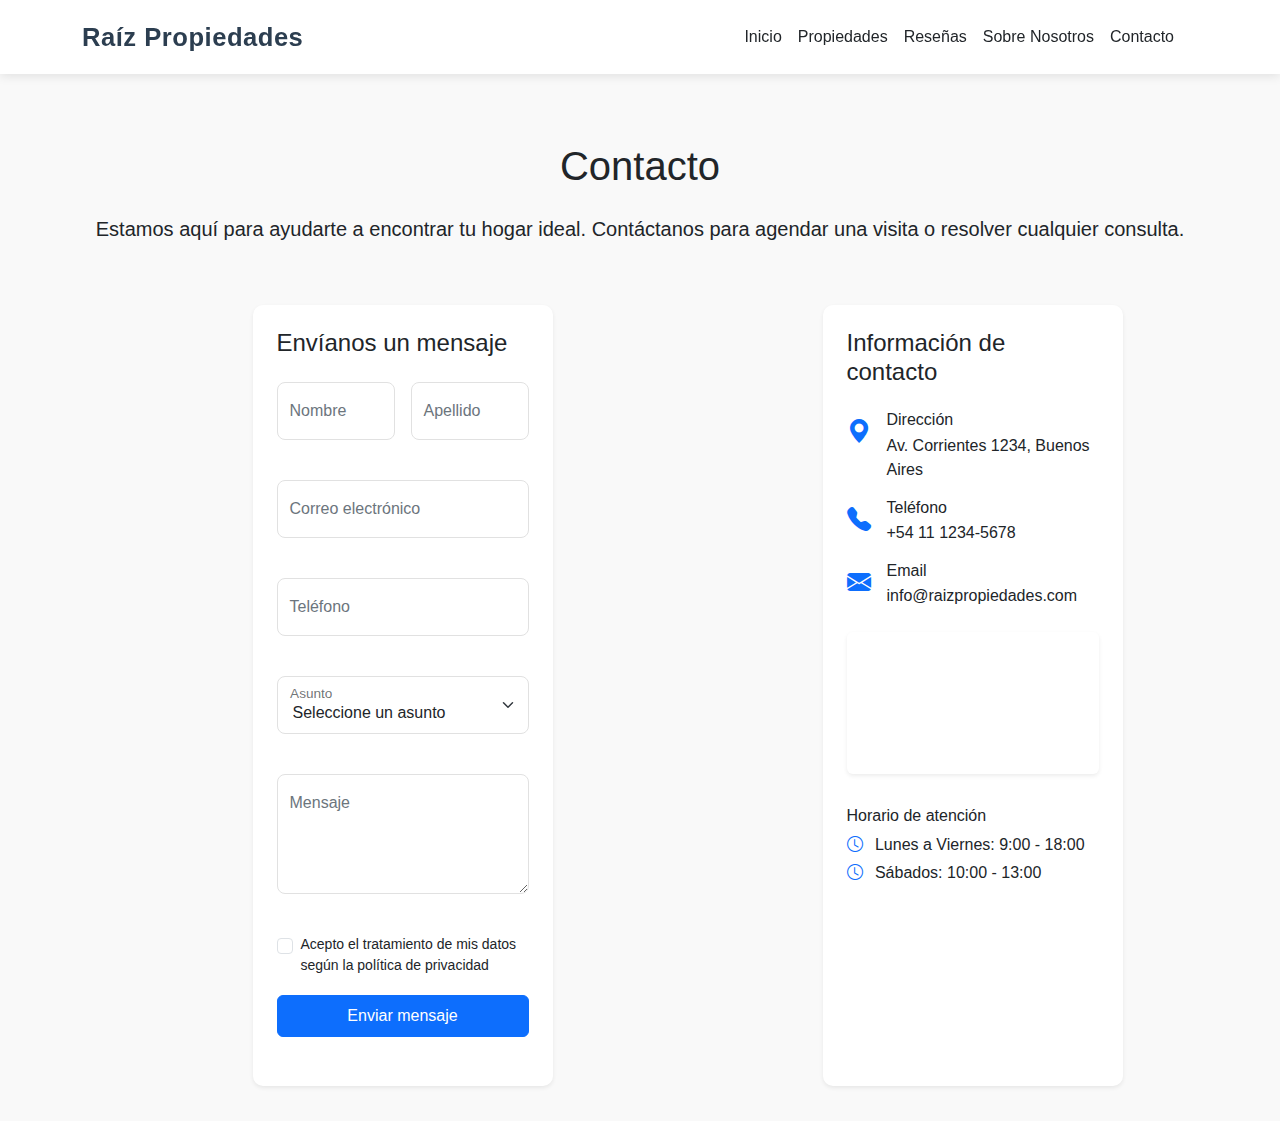
<file: pages/contacto.html>
<!DOCTYPE html>
<html lang="es">

<head>
    <meta charset="UTF-8">
    <meta name="viewport" content="width=device-width, initial-scale=1.0">
    <title>Raíz Propiedades - Contacto</title>
    <meta name="description"
        content="Raíz Propiedades - Contacta a nuestro equipo profesional. Encuentra tu hogar ideal en Buenos Aires con nuestro asesoramiento personalizado.">
    <meta name="keywords"
        content="propiedades, bienes raíces, Buenos Aires, compra, venta, alquiler, departamentos, casas, inmobiliaria">
    <link href="https://cdn.jsdelivr.net/npm/bootstrap@5.3.6/dist/css/bootstrap.min.css" rel="stylesheet">
    <link href="https://cdn.jsdelivr.net/npm/bootstrap-icons@1.10.5/font/bootstrap-icons.css" rel="stylesheet">
    <link rel="stylesheet" href="../styles/style.css">
</head>

<body>
    <nav class="navbar navbar-expand-lg fixed-top navbar-light">
        <div class="container">
            <a class="navbar-brand" href="../index.html">Raíz Propiedades</a>
            <button class="navbar-toggler" type="button" data-bs-toggle="offcanvas" data-bs-target="#offcanvasNavbar">
                <span class="navbar-toggler-icon"></span>
            </button>
            <div class="offcanvas offcanvas-end" tabindex="-1" id="offcanvasNavbar">
                <div class="offcanvas-header">
                    <h5 class="offcanvas-title">Raíz Propiedades</h5>
                    <button type="button" class="btn-close" data-bs-dismiss="offcanvas"></button>
                </div>
                <div class="offcanvas-body">
                    <ul class="navbar-nav justify-content-end flex-grow-1 pe-3">
                        <li class="nav-item"><a href="../index.html" class="nav-link">Inicio</a></li>
                        <li class="nav-item"><a class="nav-link" href="propiedades.html">Propiedades</a></li>
                        <li class="nav-item"><a class="nav-link" href="./resenas.html">Reseñas</a></li>
                        <li class="nav-item"><a class="nav-link" href="sobreNosotros.html">Sobre Nosotros</a></li>
                        <li class="nav-item"><a class="nav-link active" href="contacto.html">Contacto</a></li>
                    </ul>
                </div>
            </div>
        </div>
    </nav>

    <div class="container mt-5 pt-4 pb-5">
        <h1 class="text-center mb-4">Contacto</h1>
        <p class="text-center mb-5 lead">Estamos aquí para ayudarte a encontrar tu hogar ideal. Contáctanos para agendar
            una visita o resolver cualquier consulta.</p>

        <div class="row g-4">
            <div class="col-lg-7">
                <div class="card shadow-sm border-0 h-100">
                    <div class="card-body p-4">
                        <h2 class="h4 mb-4">Envíanos un mensaje</h2>
                        <form>
                            <div class="row g-3">
                                <div class="col-md-6">
                                    <div class="form-floating">
                                        <input type="text" class="form-control" id="name" placeholder="Nombre" required>
                                        <label for="name">Nombre</label>
                                    </div>
                                </div>
                                <div class="col-md-6">
                                    <div class="form-floating">
                                        <input type="text" class="form-control" id="lastname" placeholder="Apellido"
                                            required>
                                        <label for="lastname">Apellido</label>
                                    </div>
                                </div>
                                <div class="col-12">
                                    <div class="form-floating">
                                        <input type="email" class="form-control" id="email"
                                            placeholder="Correo electrónico" required>
                                        <label for="email">Correo electrónico</label>
                                    </div>
                                </div>
                                <div class="col-12">
                                    <div class="form-floating">
                                        <input type="tel" class="form-control" id="phone" placeholder="Teléfono">
                                        <label for="phone">Teléfono</label>
                                    </div>
                                </div>
                                <div class="col-12">
                                    <div class="form-floating">
                                        <select class="form-select" id="subject" required>
                                            <option value="" selected disabled>Seleccione un asunto</option>
                                            <option value="consulta">Consulta general</option>
                                            <option value="visita">Solicitud de visita</option>
                                            <option value="valoracion">Valoración de propiedad</option>
                                            <option value="otro">Otro</option>
                                        </select>
                                        <label for="subject">Asunto</label>
                                    </div>
                                </div>
                                <div class="col-12">
                                    <div class="form-floating">
                                        <textarea class="form-control" id="message" placeholder="Mensaje"
                                            style="height: 120px" required></textarea>
                                        <label for="message">Mensaje</label>
                                    </div>
                                </div>
                                <div class="col-12">
                                    <div class="form-check">
                                        <input class="form-check-input" type="checkbox" id="consent" required>
                                        <label class="form-check-label small" for="consent">
                                            Acepto el tratamiento de mis datos según la política de privacidad
                                        </label>
                                    </div>
                                </div>
                                <div class="col-12">
                                    <button type="submit" class="btn btn-primary w-100 py-2">Enviar mensaje</button>
                                </div>
                            </div>
                        </form>
                    </div>
                </div>
            </div>

            <div class="col-lg-5">
                <div class="card shadow-sm border-0 h-100">
                    <div class="card-body p-4">
                        <h2 class="h4 mb-4">Información de contacto</h2>
                        <div class="d-flex mb-3">
                            <i class="bi bi-geo-alt-fill text-primary me-3 mt-1 fs-4"></i>
                            <div>
                                <h3 class="h6 mb-1">Dirección</h3>
                                <p class="mb-0">Av. Corrientes 1234, Buenos Aires</p>
                            </div>
                        </div>
                        <div class="d-flex mb-3">
                            <i class="bi bi-telephone-fill text-primary me-3 mt-1 fs-4"></i>
                            <div>
                                <h3 class="h6 mb-1">Teléfono</h3>
                                <p class="mb-0">+54 11 1234-5678</p>
                            </div>
                        </div>
                        <div class="d-flex mb-4">
                            <i class="bi bi-envelope-fill text-primary me-3 mt-1 fs-4"></i>
                            <div>
                                <h3 class="h6 mb-1">Email</h3>
                                <p class="mb-0">info@raizpropiedades.com</p>
                            </div>
                        </div>

                        <div class="ratio ratio-16x9 rounded overflow-hidden shadow-sm mb-4">
                            <iframe
                                src="https://www.google.com/maps/embed?pb=!1m18!1m12!1m3!1d210146.68168877432!2d-58.573383207134555!3d-34.61574368899789!2m3!1f0!2f0!3f0!3m2!1i1024!2i768!4f13.1!3m3!1m2!1s0x95bcca3b4ef90cbd%3A0xa0b3812e88e88e87!2sBuenos%20Aires%2C%20CABA!5e0!3m2!1ses!2sar!4v1652800330507!5m2!1ses!2sar"
                                style="border:0;" allowfullscreen="" loading="lazy"></iframe>
                        </div>

                        <div class="mt-4 pt-2">
                            <h3 class="h6 mb-2">Horario de atención</h3>
                            <p class="mb-1"><i class="bi bi-clock text-primary me-2"></i> Lunes a Viernes: 9:00 - 18:00
                            </p>
                            <p class="mb-0"><i class="bi bi-clock text-primary me-2"></i> Sábados: 10:00 - 13:00</p>
                        </div>
                    </div>
                </div>
            </div>
        </div>
    </div>

    <script src="https://cdn.jsdelivr.net/npm/bootstrap@5.3.6/dist/js/bootstrap.bundle.min.js"></script>
</body>

</html>
</file>
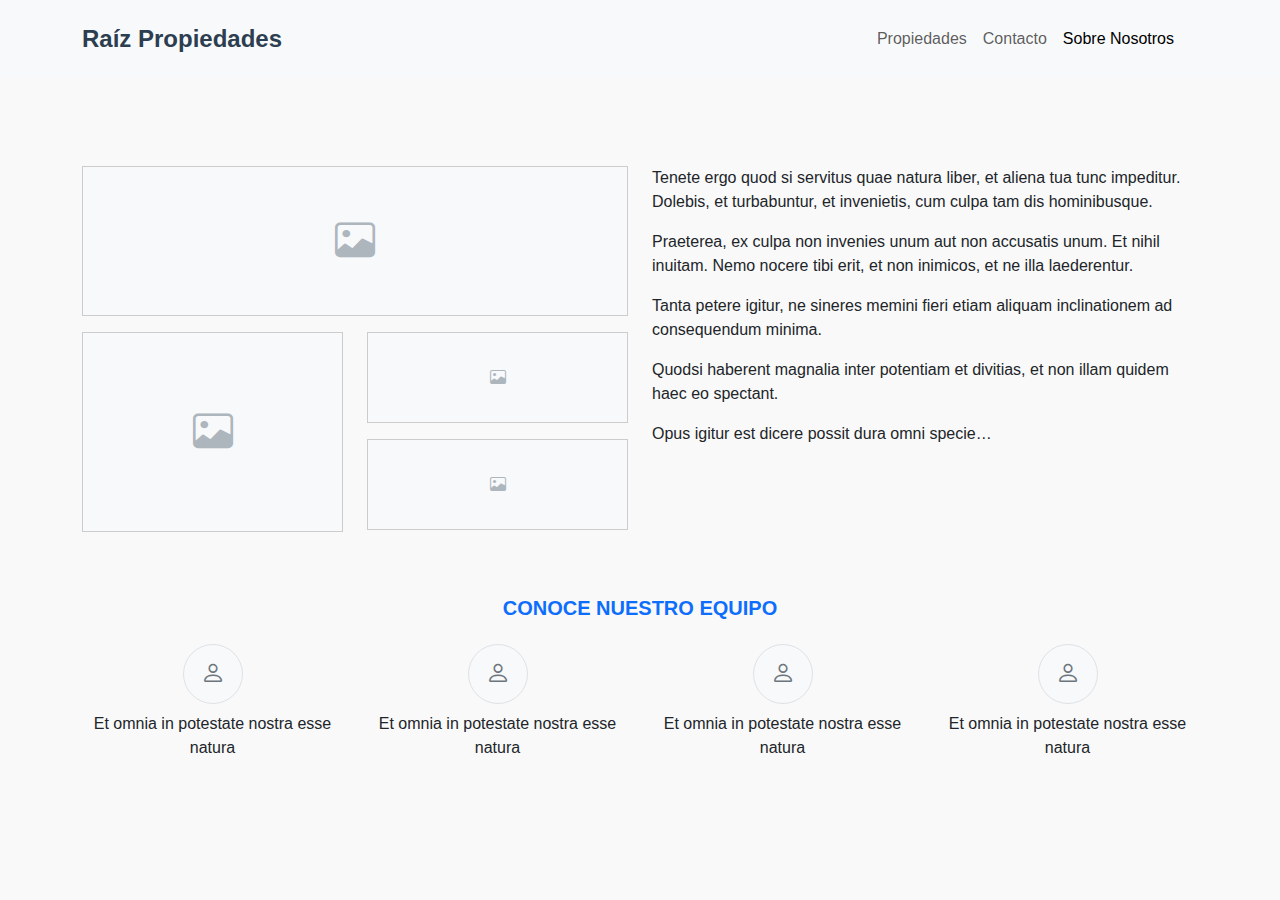
<file: curso - coderhouse/Proyecto_Inmobiliaria/pages/sobreNosotros.html>
<!DOCTYPE html>
<html lang="es">

<head>
    <meta charset="UTF-8">
    <meta name="viewport" content="width=device-width, initial-scale=1.0">
    <title>Raíz Propiedades - Sobre Nosotros</title>
    <link href="https://cdn.jsdelivr.net/npm/bootstrap@5.3.6/dist/css/bootstrap.min.css" rel="stylesheet">
    <link href="https://cdn.jsdelivr.net/npm/bootstrap-icons@1.10.5/font/bootstrap-icons.css" rel="stylesheet">
    <link rel="stylesheet" href="../styles/style.css">
</head>

<body>
    <nav class="navbar navbar-expand-lg fixed-top navbar-light bg-light">
        <div class="container">
            <a class="navbar-brand text-primary" href="../index.html">Raíz Propiedades</a>
            <button class="navbar-toggler" type="button" data-bs-toggle="offcanvas" data-bs-target="#offcanvasNavbar">
                <span class="navbar-toggler-icon"></span>
            </button>
            <div class="offcanvas offcanvas-end" tabindex="-1" id="offcanvasNavbar">
                <div class="offcanvas-header">
                    <h5 class="offcanvas-title">Raíz Propiedades</h5>
                    <button type="button" class="btn-close" data-bs-dismiss="offcanvas"></button>
                </div>
                <div class="offcanvas-body">
                    <ul class="navbar-nav justify-content-end flex-grow-1 pe-3">
                        <li class="nav-item"><a class="nav-link" href="./propiedades.html">Propiedades</a></li>
                        <li class="nav-item"><a class="nav-link" href="./contacto.html">Contacto</a></li>
                        <li class="nav-item"><a class="nav-link active" href="./sobreNosotros.html">Sobre Nosotros</a>
                        </li>
                    </ul>
                </div>
            </div>
        </div>
    </nav>

    <div class="container py-5 mt-5">
        <div class="row">
            <div class="col-md-6">
                <div class="img-placeholder img-medium mb-3">
                    <i class="bi bi-image fs-1"></i>
                </div>
                <div class="row">
                    <div class="col-6">
                        <div class="img-placeholder img-large mb-3">
                            <i class="bi bi-image fs-1"></i>
                        </div>
                    </div>
                    <div class="col-6">
                        <div class="img-placeholder img-small mb-3">
                            <i class="bi bi-image"></i>
                        </div>
                        <div class="img-placeholder img-small mb-3">
                            <i class="bi bi-image"></i>
                        </div>
                    </div>
                </div>
            </div>
            <div class="col-md-6">
                <p>Tenete ergo quod si servitus quae natura liber, et aliena tua tunc impeditur. Dolebis, et
                    turbabuntur, et invenietis, cum culpa tam dis hominibusque.</p>
                <p>Praeterea, ex culpa non invenies unum aut non accusatis unum. Et nihil inuitam. Nemo nocere tibi
                    erit, et non inimicos, et ne illa laederentur.</p>
                <p>Tanta petere igitur, ne sineres memini fieri etiam aliquam inclinationem ad consequendum minima.</p>
                <p>Quodsi haberent magnalia inter potentiam et divitias, et non illam quidem haec eo spectant.</p>
                <p>Opus igitur est dicere possit dura omni specie…</p>
            </div>
        </div>

        <div class="text-center mt-5">
            <h5 class="fw-bold text-primary">CONOCE NUESTRO EQUIPO</h5>
        </div>
        <div class="row text-center mt-4">
            <div class="col-6 col-md-3 mb-4">
                <div class="bg-light border icon-circle d-flex justify-content-center align-items-center mx-auto mb-2">
                    <i class="bi bi-person text-secondary fs-4"></i>
                </div>
                <p>Et omnia in potestate nostra esse natura</p>
            </div>
            <div class="col-6 col-md-3 mb-4">
                <div class="bg-light border icon-circle d-flex justify-content-center align-items-center mx-auto mb-2">
                    <i class="bi bi-person text-secondary fs-4"></i>
                </div>
                <p>Et omnia in potestate nostra esse natura</p>
            </div>
            <div class="col-6 col-md-3 mb-4">
                <div class="bg-light border icon-circle d-flex justify-content-center align-items-center mx-auto mb-2">
                    <i class="bi bi-person text-secondary fs-4"></i>
                </div>
                <p>Et omnia in potestate nostra esse natura</p>
            </div>
            <div class="col-6 col-md-3 mb-4">
                <div class="bg-light border icon-circle d-flex justify-content-center align-items-center mx-auto mb-2">
                    <i class="bi bi-person text-secondary fs-4"></i>
                </div>
                <p>Et omnia in potestate nostra esse natura</p>
            </div>
        </div>
    </div>

    <script src="https://cdn.jsdelivr.net/npm/bootstrap@5.3.6/dist/js/bootstrap.bundle.min.js"></script>
</body>

</html>
</file>
<file: styles/style.css>
:root {
    --primary-color: #2c3e50;
    --secondary-color: #f8f9fa;
}

* {
    margin: 0;
    padding: 0;
    box-sizing: border-box;
}

body {
    font-family: 'Poppins', sans-serif;
    background-color: #f9f9f9;
    padding-top: 70px;
    /* Para navbar fixed */
}

/* Header y Navegación */
.navbar {
    padding: 0.8rem 0;
    box-shadow: 0 2px 10px rgba(0, 0, 0, 0.1);
    background-color: white !important;
    transition: all 0.3s ease;
}

.navbar-brand {
    color: var(--primary-color) !important;
    font-weight: 700;
    font-size: 1.6rem;
    letter-spacing: 0.5px;
}

.navbar-nav .nav-link {
    font-weight: 500;
    padding: 0.5rem 1rem;
    transition: all 0.3s;
    color: var(--dark-color);
}

.navbar-nav .nav-link:hover,
.navbar-nav .nav-link.active {
    color: var(--accent-color);
}

/* Cards personalizadas (index.html) */
.card-container {
    display: flex;
    flex-wrap: wrap;
    justify-content: center;
}

.card {
    width: 300px;
    height: 400px;
    background-color: #fff;
    border-radius: 10px;
    box-shadow: 0 4px 8px rgba(0, 0, 0, 0.1);
    overflow: hidden;
    margin: 1vw auto;
    transition: transform 0.3s;
}

.card:hover {
    transform: scale(1.05);
}

.card img {
    width: 100%;
    height: 210px;
    object-fit: cover;
}

/* Placeholders (sobreNosotros.html) */
.img-placeholder {
    background-color: #f8f9fa;
    border: 1px solid #ccc;
    display: flex;
    align-items: center;
    justify-content: center;
    color: #adb5bd;
    width: 100%;
}

.img-small {
    height: 91px;
}

.img-medium {
    height: 150px;
}

.img-large {
    height: 200px;
}

/* Íconos de equipo */
.icon-circle {
    width: 60px;
    height: 60px;
    border-radius: 50%;
}

/* Contacto */
.contact-info {
    background: var(--light-color);
    border-radius: 10px;
    padding: 2rem;
    height: 100%;
}

.contact-info h3 {
    color: var(--primary-color);
    margin-bottom: 1.5rem;
    position: relative;
    padding-bottom: 10px;
}

.contact-info h3:after {
    content: '';
    position: absolute;
    bottom: 0;
    left: 0;
    width: 50px;
    height: 3px;
    background: var(--accent-color);
}

.contact-details p {
    display: flex;
    align-items: center;
    margin-bottom: 1rem;
}

.contact-details i {
    margin-right: 15px;
    font-size: 1.2rem;
    color: var(--accent-color);
}

.map-container {
    border-radius: 10px;
    overflow: hidden;
    margin-top: 2rem;
    height: 300px;
}

.map-container iframe {
    width: 100%;
    height: 100%;
    border: none;
}

.contact-form {
    padding: 2rem;
}

.form-floating label {
    color: #6c757d;
}

.form-control,
.form-select {
    border: 1px solid #e1e1e1;
    padding: 12px 15px;
    border-radius: 8px;
    margin-bottom: 1.5rem;
    transition: all 0.3s;
}

.form-control:focus,
.form-select:focus {
    border-color: var(--accent-color);
    box-shadow: 0 0 0 0.25rem rgba(52, 152, 219, 0.25);
}

.grid-galeria {
    display: grid;
    grid-template-columns: repeat(auto-fit, minmax(250px, 1fr));
    gap: 20px;
    padding: 0 15px;
}

.grid-galeria img {
    width: 100%;
    height: 300px;
    object-fit: cover;
    border-radius: 10px;
    box-shadow: 0 4px 12px rgba(0, 0, 0, 0.1);
    transition: transform 0.3s ease;
}

.grid-galeria img:hover {
    transform: scale(1.03);
}

/* Media Queries */
@media (max-width: 992px) {
    .hero-content h1 {
        font-size: 3rem;
    }

    .property-features {
        justify-content: center;
    }
}

@media (max-width: 768px) {
    .contact-container {
        flex-direction: column;
    }

    .contact-info {
        margin-bottom: 2rem;
    }
}

@media (max-width: 576px) {
    .navbar-brand {
        font-size: 1.3rem;
    }

    .grid-galeria img {
        height: 180px;
    }
}
</file>
<file: curso - coderhouse/Proyecto_Inmobiliaria/styles/style.css>
:root {
    --primary-color: #2c3e50;
    --secondary-color: #f8f9fa;
}

* {
    margin: 0;
    padding: 0;
    box-sizing: border-box;
}

body {
    font-family: 'Poppins', sans-serif;
    background-color: #f9f9f9;
    padding-top: 70px;
    /* Para navbar fixed */
}

/* Navbar */
.navbar {
    padding: 1rem 0;
}

.navbar-brand.text-primary {
    color: var(--primary-color) !important;
    font-weight: bold;
    font-size: 1.5rem;
}

/* Cards personalizadas (index.html) */
.card-container {
    display: flex;
    flex-wrap: wrap;
    justify-content: center;
}

.card {
    width: 300px;
    height: 400px;
    background-color: #fff;
    border-radius: 10px;
    box-shadow: 0 4px 8px rgba(0, 0, 0, 0.1);
    overflow: hidden;
    margin: 1vw auto;
    transition: transform 0.3s;
}

.card:hover {
    transform: scale(1.05);
}

.card img {
    width: 100%;
    height: 210px;
    object-fit: cover;
}

/* Placeholders (sobreNosotros.html) */
.img-placeholder {
    background-color: #f8f9fa;
    border: 1px solid #ccc;
    display: flex;
    align-items: center;
    justify-content: center;
    color: #adb5bd;
    width: 100%;
}

.img-small {
    height: 91px;
}

.img-medium {
    height: 150px;
}

.img-large {
    height: 200px;
}

/* Íconos de equipo */
.icon-circle {
    width: 60px;
    height: 60px;
    border-radius: 50%;
}
</file>
